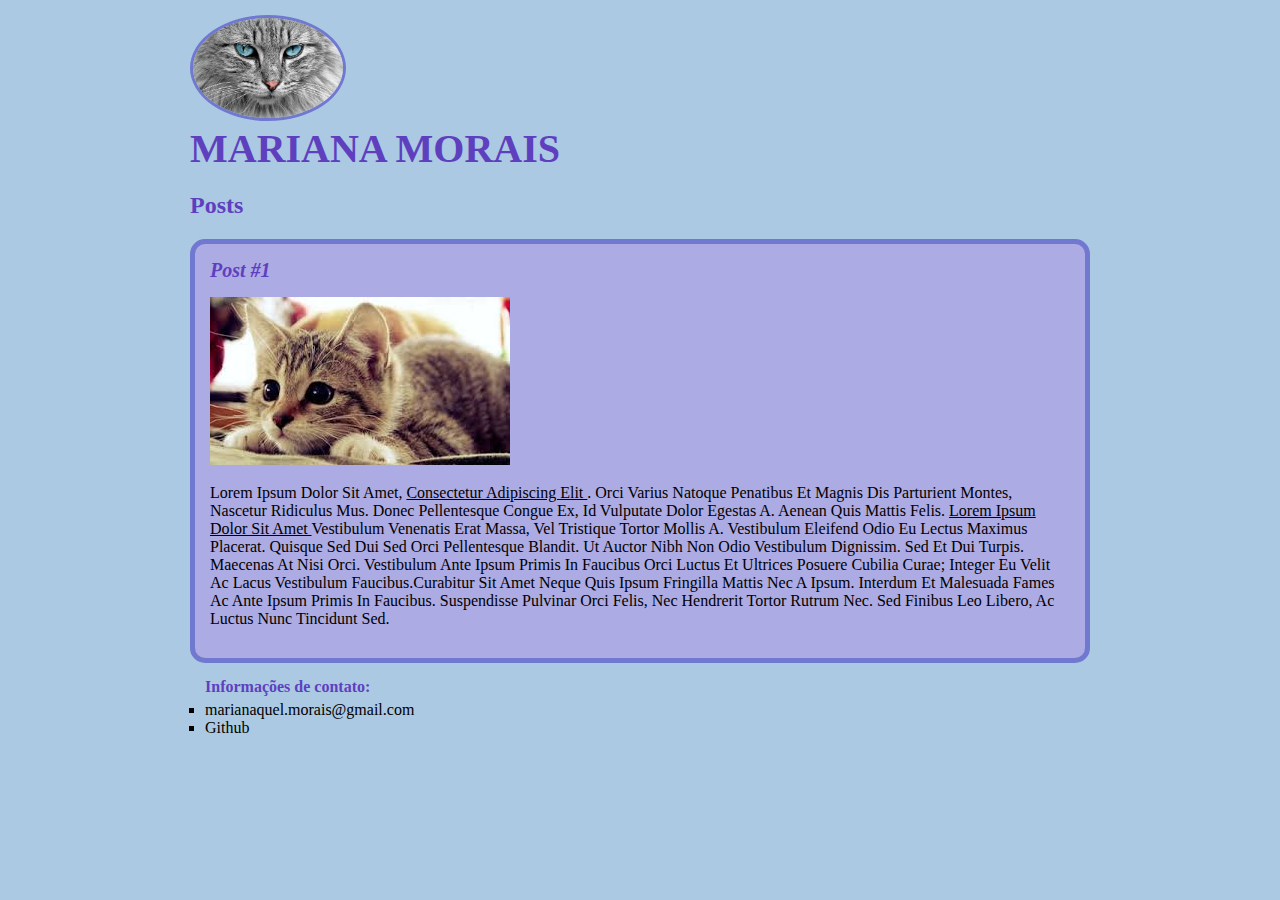
<file: Introdução-a-criação-de-Websites-com-HTML5-e-CSS3/html/Index.html>
<!DOCTYPE html>
<html lang="pt-bt">
    <head>
        <meta charset="utf-8">
        <title> Mariana Morais </title>
        <link rel="stylesheet" href="css/style.css">
    </head>
    <body> 
        <header>
            <img src="imagens/gato_cinza.jpg" alt="Foto de um gato cinza" class="foto">
            <h1 id="titulo"> Mariana Morais </h1>
        </header>
        <section>
            <header> 
                <h2 class="subtitulo"> Posts </h2>
            </header>
            <article class="post">
                <header>
                    <h3 class="post_titulo"> Post #1 </h3>
                    <img src="imagens/gato_deitado.jpg" alt="Foto de um gato deitado" class="post_imagem">
                </header>
                <p class="post_conteudo"> 
                    Lorem ipsum dolor sit amet, <a href="https://github.com/mariana-raquel/dio-html-web-developer" target="_blank"> consectetur adipiscing elit </a>. Orci varius natoque penatibus et magnis dis parturient montes, nascetur ridiculus mus. Donec pellentesque congue ex, id vulputate dolor egestas a. Aenean quis mattis felis. <a href="mailto:marianaquel.morais@gmail.com">Lorem ipsum dolor sit amet </a> Vestibulum venenatis erat massa, vel tristique tortor mollis a. Vestibulum eleifend odio eu lectus maximus placerat. Quisque sed dui sed orci pellentesque blandit. Ut auctor nibh non odio vestibulum dignissim. Sed et dui turpis. Maecenas at nisi orci. Vestibulum ante ipsum primis in faucibus orci luctus et ultrices posuere cubilia curae; Integer eu velit ac lacus vestibulum faucibus.Curabitur sit amet neque quis ipsum fringilla mattis nec a ipsum. Interdum et malesuada fames ac ante ipsum primis in faucibus. Suspendisse pulvinar orci felis, nec hendrerit tortor rutrum nec. Sed finibus leo libero, ac luctus nunc tincidunt sed.
                </p>
            </article>
        </section>
        <footer>
            <h4 class="titulo_contatos"> Informações de contato: </h4> 
            <ul class="lista_contatos">
                <li> 
                    <a href="mailto:marianaquel.morais@gmail.com"> marianaquel.morais@gmail.com </a>
                </li>
                <li> 
                    <a href="https://github.com/mariana-raquel" target="_blank"> Github </a>
                </li>
            </ul>
        </footer>
    </body>
</html>
</file>
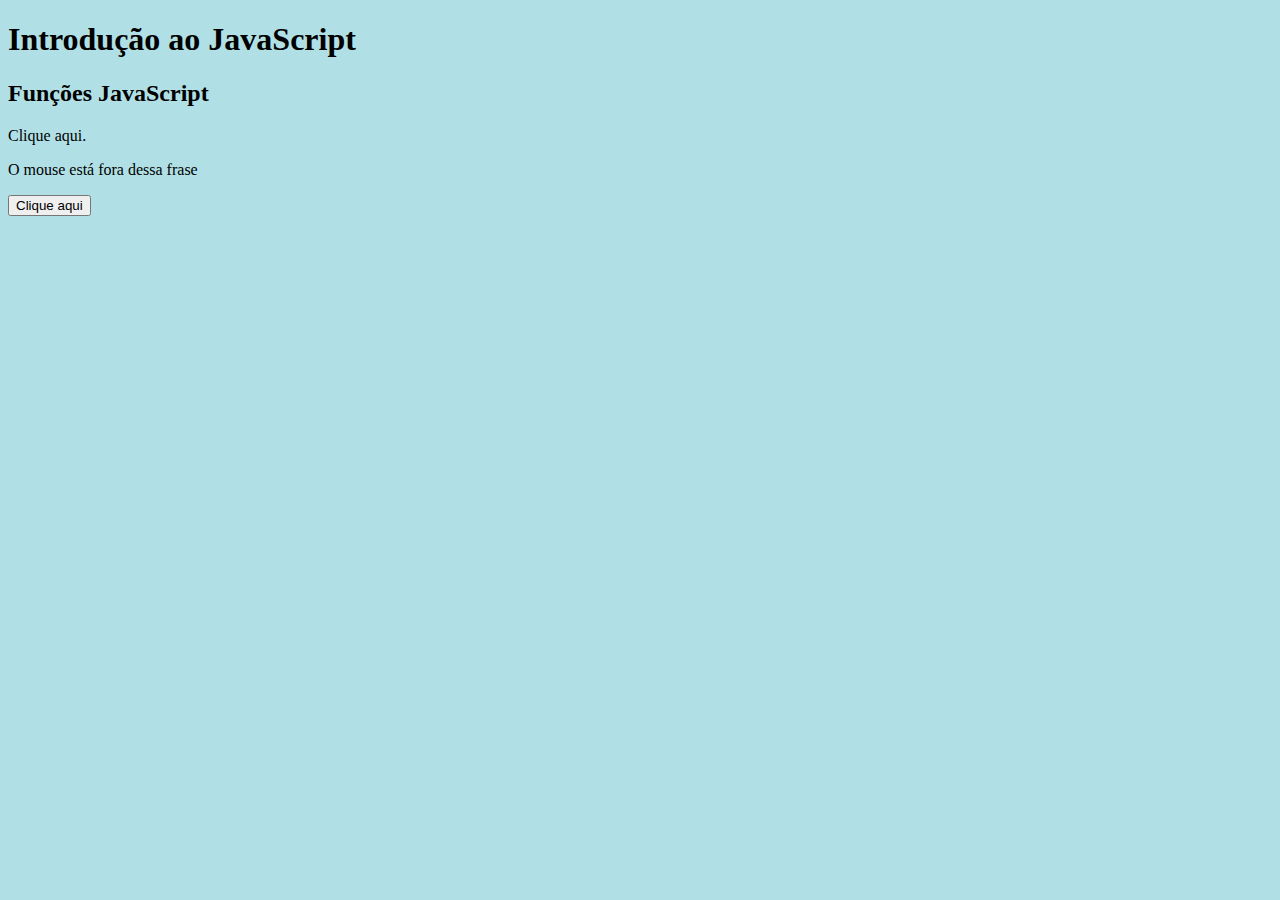
<file: Programação-para-internet-com-JavaScript/html/Index.html>
<!DOCTYPE html>
<html lang="pt-br">
    <head>
        <meta charset="utf-8">
        <title> Introdução ao JavaScript </title>
        <script type="text/javascript" src="js/Main.js"></script>

    </head>
    <body onload="carregado()" style="background-color: powderblue;">
        <h1> Introdução ao JavaScript </h1>
        
        <h2> Funções JavaScript </h2>
        
        <p onclick="clique(this)"> Clique aqui. </p>
        <p id="mudança"onmouseover="sobre()" onmouseout="fora()"> O mouse está fora dessa frase </p>

        <button onclick="clique_aqui()"> Clique aqui </button>
    </body>
</html>
</file>
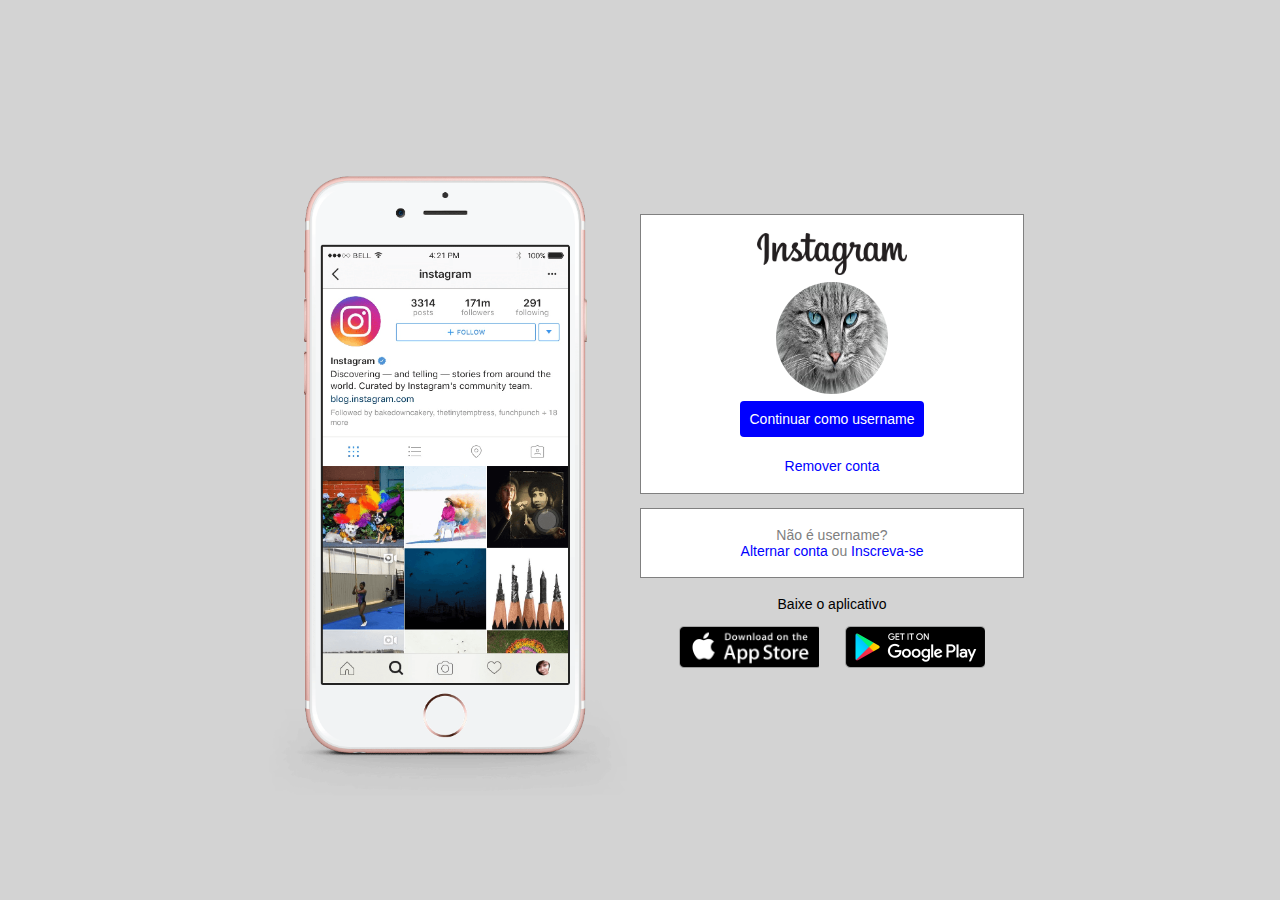
<file: Recriando-a-página-inicial-do-Instagram/html/index.html>
<!DOCTYPE html>
<html>
    <head>
        <meta charset="utf-8">
        <title> Instagram </title>
        <link rel="stylesheet" href="css/estilo.css">
    </head>
    <body>
        <div class="instagram-wrapper">
            <div class="instagram-phone">
                <img src="imagens/instagram-celular.png" alt="Celular">
            </div>
            <div class="instagram-continue">
                <div class="group">
                    <img src="imagens/instagram-logo.png" class="instagram-logo" alt="Logo do Instagram">
                    <div class="profile-photo">
                        <img src="imagens/foto-perfil.jpg" alt="Foto do perfil">
                    </div>
                    <a href="#" class="instagram-login"> Continuar como username </a>
                    <a href="#" class="instagram-logout"> Remover conta</a>
                </div>
                <div class="group">
                    <p class="not-account"> Não é username? </p>
                    <p class="not-account">
                        <span class="link-blue"> Alternar conta</span>
                        ou
                        <span class="link-blue"> Inscreva-se </span>
                    </p>
                </div>
                <div class="get-the-app">
                    <p class="get-app"> Baixe o aplicativo </p>
                    <div class="download">
                        <a href="#" class="app-download"></a>
                        <a href="#" class="app-download"></a>
                    </div>
                </div>
            </div>
        </div>
    </body>
</html>
</file>
<file: Introdução-a-criação-de-Websites-com-HTML5-e-CSS3/html/css/style.css>
body {
    background-color: #ABC9E3;
    font-family: 'Times New Roman', Times, serif; 
    max-width: 900px;
    margin: auto;
}
.foto {
    border: 3px solid #7178D0;
    border-radius: 50%;
    height: 100px;
    width: 150px;
    margin: 0;
    margin-top: 15px;
}
#titulo, .subtitulo, .post_titulo, .titulo_contatos {
    color: #5e40bf;
}

#titulo {
    font-size: 40px;
    text-transform: uppercase;
    margin: 0;
}

a {
    text-decoration: underline;
    color: black;
}
.post_titulo {
    font-size: 20px;
    font-style: italic;
    margin: 0;
    margin-bottom: 15px;
}

.post {
    background-color: #ADABE3;
    padding: 15px;
    border: 5px solid #7178D0;
    margin-bottom: 15px;
    border-radius: 15px;
}

.post_conteudo {
    margin: 0;
    margin-bottom: 15px;
    text-transform: capitalize;
}

.post_imagem {
    margin-bottom: 15px;
}

.titulo_contatos {
    padding-left: 15px;
    margin: 0px;
    margin-bottom: 5px;
}
.lista_contatos {
    list-style-type: square;
    padding-left: 15px;
    margin: 0px;
}

.lista_contatos li a {
    text-decoration: none;
}
</file>
<file: Recriando-a-página-inicial-do-Instagram/html/css/estilo.css>
* {
    padding: 0;
    margin: 0;
    box-sizing: border-box;
    text-decoration: none;
    font-family: sans-serif;
    font-size: 14px;
}

body {
    width: 100%;
    min-height: 100vh;
    background-color: lightgray;
    margin: 0;
    padding: 0;
    display: flex;
    justify-content: center;
}

.instagram-wrapper {
    display: flex;
    align-items: center;
    justify-content: center;
    width: 60%;
    height: 100vh;
}

.instagram-phone {
    display: flex;
    align-items: center;
    justify-content: center;
    width: 50%;
}

.instagram-phone img {
    height: 50rem;
}

.instagram-continue {
    display: flex;
    flex-direction: column;
    align-items: center;
    justify-content: space-around;
    width: 50%;
    min-height: 34rem;
}

.group {
    display: flex;
    flex-direction: column;
    align-items: center;
    justify-content: space-between;
    background-color: white;
    width: 100%;
    padding: 1.3rem 0;
    border: 1px solid gray;
}

.group:nth-child(1) {
    margin: 1rem;
    min-height: 20rem;
}

.instagram-logo {
    height: 3rem;
}
.profile-photo {
    display: flex;
    align-items: center;
    justify-content: center;
    border-radius: 50%;
    overflow: hidden;
}

.profile-photo img {
    height: 8rem;
    width: 8rem;
}

.instagram-login {
    background-color: blue;
    color: white;
    padding: 10px;
    border-radius: 4px;
}

.instagram-logout {
    margin-top: 1rem;
    color: blue;
}

.not-account {
    color: gray;
}

.link-blue {
    color: blue;
}

.get-the-app {
    display: flex;
    flex-direction: column;
    align-items: center;
    justify-content: center;
    width: 100%;
    padding: 1.3rem 0;
}

.download {
    display: flex;
    align-items: center;
    justify-content: space-evenly;
    width: 100%;
    padding: 1rem;
}

.app-download {
    height: 3rem;
    width: 10rem;
    background-size: cover;
}

.app-download:nth-child(1) {
    background-image: url(../imagens/apple-button.png);
}

.app-download:nth-child(2) {
    background-image: url(../imagens/googleplay-button.png);
}

/* media queries */

@media (max-width: 1024px) {
    .instagram-wrapper {
        width: 90%;
    }
}

@media(max-width: 650px) {
    body {
        background-color: lightgray;
    }

    .instagram-wrapper {
        width: 90%;
    }

    .instagram-phone {
        display: none;
    }

    .instagram-continue {
        width: 100%;
        
    }
     
    .group {
        border: 1px solid transparent;
        background-color: lightgray;
    }
}
</file>
